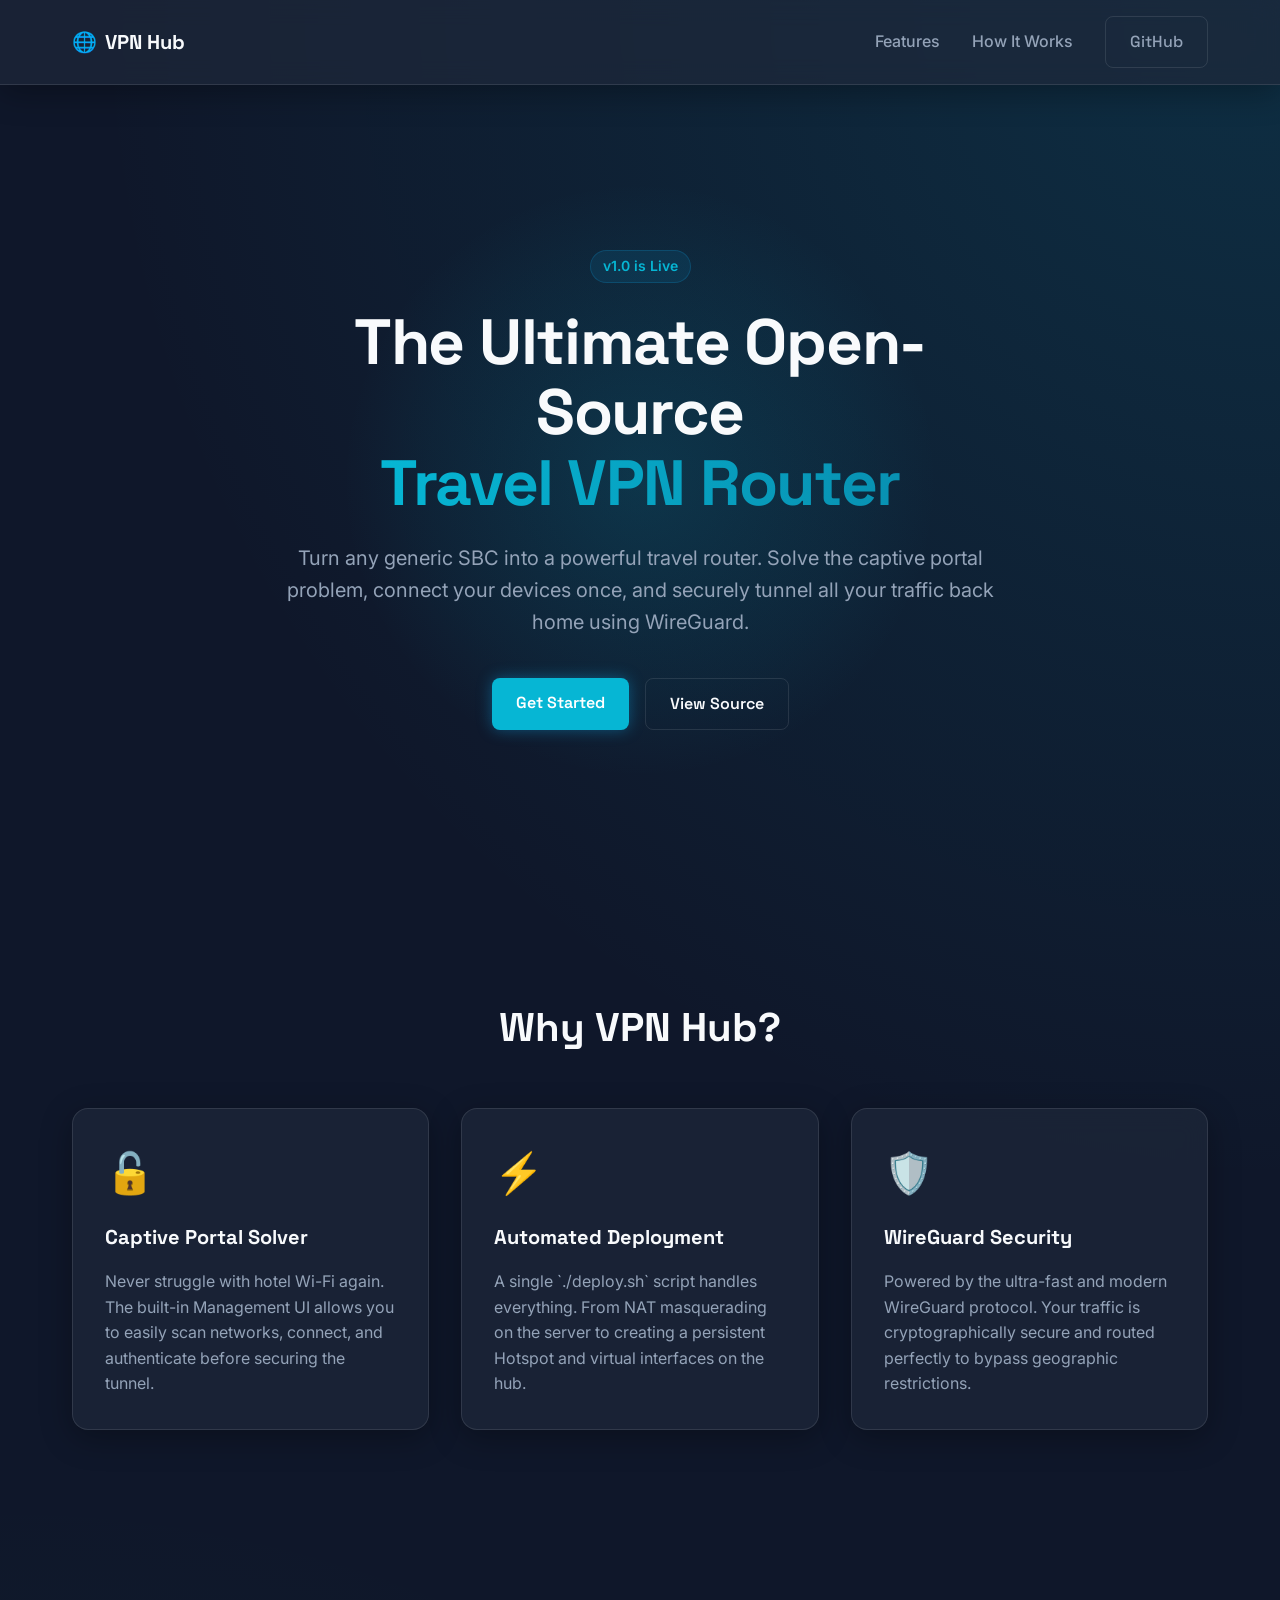
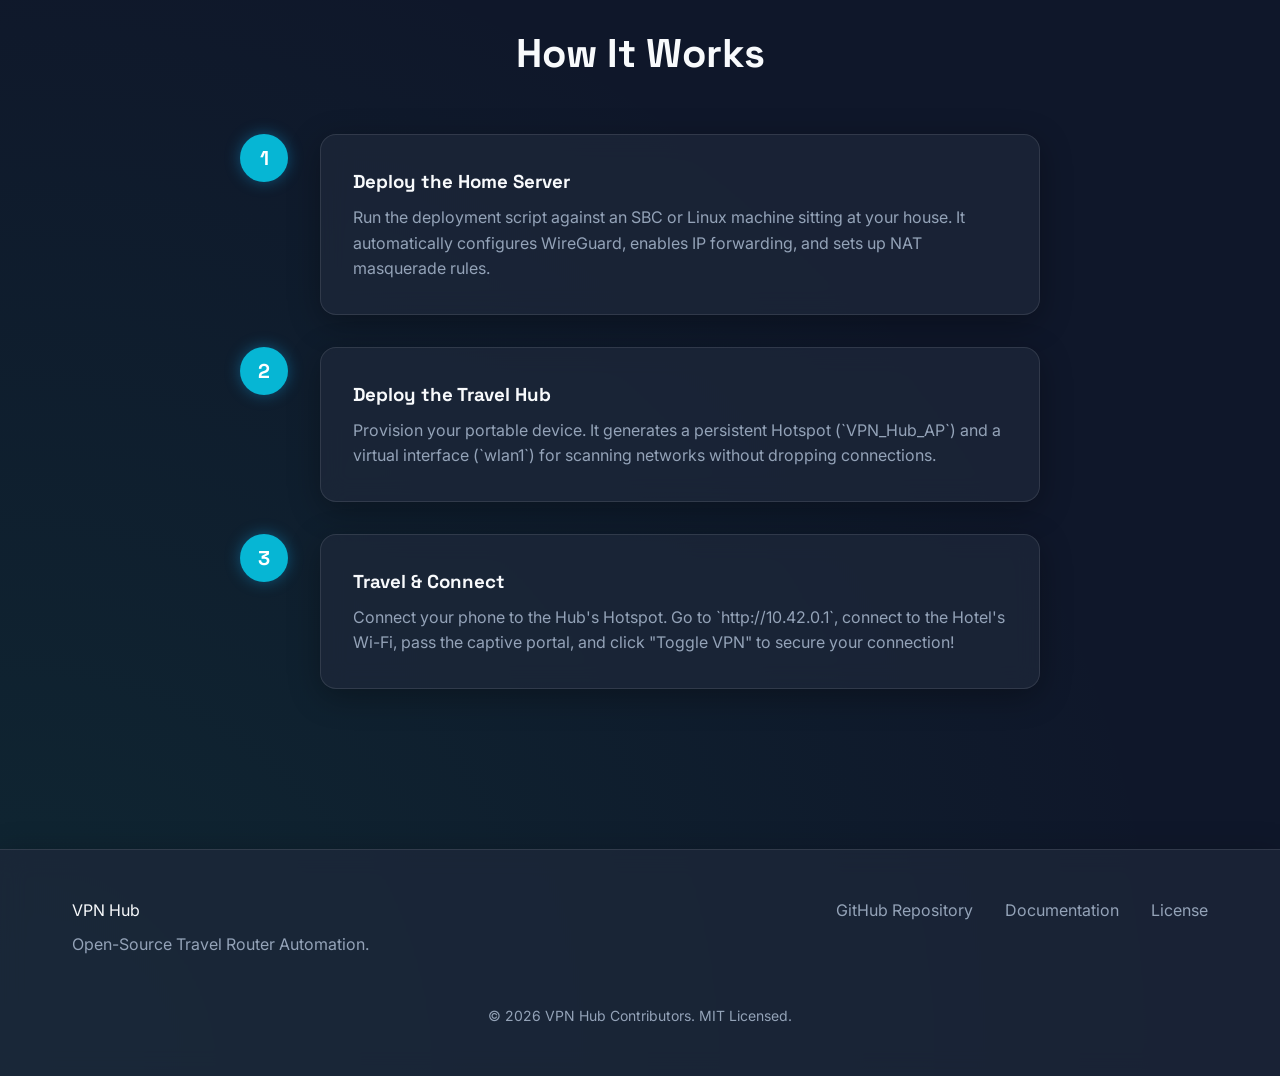
<file: website/index.html>
<!DOCTYPE html>
<html lang="en">
<head>
    <meta charset="UTF-8">
    <meta name="viewport" content="width=device-width, initial-scale=1.0">
    <meta http-equiv="X-UA-Compatible" content="ie=edge">
    
    <!-- SEO Meta Tags -->
    <title>VPN Hub - The Ultimate Open-Source Travel Router</title>
    <meta name="description" content="Automate your travel VPN setup. VPN Hub solves the captive portal problem, tunneling all your devices securely to your home network via WireGuard.">
    <meta name="keywords" content="VPN, Travel Router, WireGuard, Open Source, SBC, Raspberry Pi, Orange Pi, Captive Portal, Network Security">
    <meta name="author" content="Alex Vasilyev">
    
    <!-- Open Graph Tags for Social Sharing -->
    <meta property="og:title" content="VPN Hub - Secure Travel VPN">
    <meta property="og:description" content="Deploy a fully automated, open-source travel router that bypasses captive portals and secures your devices via WireGuard.">
    <meta property="og:type" content="website">
    <meta property="og:url" content="https://github.com/extremealexv/vpn_hub">
    <!-- Twitter Card -->
    <meta name="twitter:card" content="summary_large_image">
    <meta name="twitter:title" content="VPN Hub - Secure Travel VPN">
    <meta name="twitter:description" content="Deploy a fully automated, open-source travel router that bypasses captive portals and secures your devices.">
    
    <!-- Fonts -->
    <link rel="preconnect" href="https://fonts.googleapis.com">
    <link rel="preconnect" href="https://fonts.gstatic.com" crossorigin>
    <link href="https://fonts.googleapis.com/css2?family=Inter:wght@300;400;600&family=Space+Grotesk:wght@500;700&display=swap" rel="stylesheet">
    
    <!-- CSS -->
    <link rel="stylesheet" href="css/style.css">
</head>
<body>

    <!-- Navigation -->
    <nav class="navbar glass">
        <div class="container nav-container">
            <div class="logo">
                <span class="logo-icon">🌐</span>
                <span class="logo-text">VPN Hub</span>
            </div>
            <ul class="nav-links">
                <li><a href="#features">Features</a></li>
                <li><a href="#how-it-works">How It Works</a></li>
                <li><a href="https://github.com/extremealexv/vpn_hub" class="btn btn-outline" target="_blank" rel="noopener">GitHub</a></li>
            </ul>
        </div>
    </nav>

    <!-- Hero Section -->
    <header class="hero">
        <div class="hero-bg-glow"></div>
        <div class="container hero-content reveal">
            <div class="badge">v1.0 is Live</div>
            <h1>The Ultimate Open-Source<br><span class="text-gradient">Travel VPN Router</span></h1>
            <p class="subtitle">
                Turn any generic SBC into a powerful travel router. Solve the captive portal problem, connect your devices once, and securely tunnel all your traffic back home using WireGuard.
            </p>
            <div class="hero-actions">
                <a href="#how-it-works" class="btn btn-primary">Get Started</a>
                <a href="https://github.com/extremealexv/vpn_hub" class="btn btn-secondary" target="_blank" rel="noopener">View Source</a>
            </div>
        </div>
    </header>

    <!-- Features Section -->
    <section id="features" class="features container">
        <h2 class="section-title reveal">Why VPN Hub?</h2>
        <div class="feature-grid">
            <article class="feature-card glass reveal delay-1">
                <div class="feature-icon">🔓</div>
                <h3>Captive Portal Solver</h3>
                <p>Never struggle with hotel Wi-Fi again. The built-in Management UI allows you to easily scan networks, connect, and authenticate before securing the tunnel.</p>
            </article>
            <article class="feature-card glass reveal delay-2">
                <div class="feature-icon">⚡</div>
                <h3>Automated Deployment</h3>
                <p>A single `./deploy.sh` script handles everything. From NAT masquerading on the server to creating a persistent Hotspot and virtual interfaces on the hub.</p>
            </article>
            <article class="feature-card glass reveal delay-3">
                <div class="feature-icon">🛡️</div>
                <h3>WireGuard Security</h3>
                <p>Powered by the ultra-fast and modern WireGuard protocol. Your traffic is cryptographically secure and routed perfectly to bypass geographic restrictions.</p>
            </article>
        </div>
    </section>

    <!-- How It Works Section -->
    <section id="how-it-works" class="how-it-works container">
        <h2 class="section-title reveal">How It Works</h2>
        <div class="steps-container">
            <div class="step reveal">
                <div class="step-number">1</div>
                <div class="step-content glass">
                    <h3>Deploy the Home Server</h3>
                    <p>Run the deployment script against an SBC or Linux machine sitting at your house. It automatically configures WireGuard, enables IP forwarding, and sets up NAT masquerade rules.</p>
                </div>
            </div>
            <div class="step reveal delay-1">
                <div class="step-number">2</div>
                <div class="step-content glass">
                    <h3>Deploy the Travel Hub</h3>
                    <p>Provision your portable device. It generates a persistent Hotspot (`VPN_Hub_AP`) and a virtual interface (`wlan1`) for scanning networks without dropping connections.</p>
                </div>
            </div>
            <div class="step reveal delay-2">
                <div class="step-number">3</div>
                <div class="step-content glass">
                    <h3>Travel & Connect</h3>
                    <p>Connect your phone to the Hub's Hotspot. Go to `http://10.42.0.1`, connect to the Hotel's Wi-Fi, pass the captive portal, and click "Toggle VPN" to secure your connection!</p>
                </div>
            </div>
        </div>
    </section>

    <!-- Footer -->
    <footer class="footer glass">
        <div class="container footer-content">
            <div class="footer-left">
                <span class="logo-text">VPN Hub</span>
                <p class="footer-desc">Open-Source Travel Router Automation.</p>
            </div>
            <div class="footer-right">
                <a href="https://github.com/extremealexv/vpn_hub" target="_blank" rel="noopener">GitHub Repository</a>
                <a href="https://github.com/extremealexv/vpn_hub/blob/main/docs/installation.md" target="_blank" rel="noopener">Documentation</a>
                <a href="https://github.com/extremealexv/vpn_hub/blob/main/LICENSE" target="_blank" rel="noopener">License</a>
            </div>
        </div>
        <div class="footer-bottom">
            <p>&copy; 2026 VPN Hub Contributors. MIT Licensed.</p>
        </div>
    </footer>

    <script src="js/main.js"></script>
</body>
</html>
</file>
<file: website/css/style.css>
/* CSS Variables */
:root {
    --bg-color: #0f172a;
    --card-bg: rgba(30, 41, 59, 0.7);
    --glass-border: rgba(255, 255, 255, 0.1);
    --glass-shadow: 0 8px 32px 0 rgba(0, 0, 0, 0.3);
    --text-primary: #f8fafc;
    --text-secondary: #94a3b8;
    --accent-glow: #06b6d4;
    --accent-glow-secondary: #0891b2;
    
    --font-sans: 'Inter', sans-serif;
    --font-heading: 'Space Grotesk', sans-serif;
}

/* Reset */
* {
    margin: 0;
    padding: 0;
    box-sizing: border-box;
}

html {
    scroll-behavior: smooth;
}

body {
    background-color: var(--bg-color);
    color: var(--text-primary);
    font-family: var(--font-sans);
    line-height: 1.6;
    overflow-x: hidden;
    background-image: radial-gradient(circle at top right, rgba(6, 182, 212, 0.15) 0%, transparent 40%),
                      radial-gradient(circle at bottom left, rgba(16, 185, 129, 0.1) 0%, transparent 40%);
}

/* Utilities */
.container {
    max-width: 1200px;
    margin: 0 auto;
    padding: 0 2rem;
}

.glass {
    background: var(--card-bg);
    backdrop-filter: blur(12px);
    -webkit-backdrop-filter: blur(12px);
    border: 1px solid var(--glass-border);
    border-radius: 16px;
    box-shadow: var(--glass-shadow);
}

.text-gradient {
    background: linear-gradient(to right, var(--accent-glow), var(--accent-glow-secondary));
    -webkit-background-clip: text;
    -webkit-text-fill-color: transparent;
    background-clip: text;
}

/* Buttons */
.btn {
    display: inline-block;
    padding: 0.75rem 1.5rem;
    border-radius: 8px;
    font-weight: 600;
    text-decoration: none;
    transition: all 0.3s ease;
    cursor: pointer;
    font-family: var(--font-heading);
}

.btn-primary {
    background: var(--accent-glow);
    color: #fff;
    box-shadow: 0 0 15px rgba(14, 165, 233, 0.4);
}

.btn-primary:hover {
    background: #0284c7;
    box-shadow: 0 0 25px rgba(14, 165, 233, 0.6);
    transform: translateY(-2px);
}

.btn-secondary, .btn-outline {
    background: transparent;
    color: var(--text-primary);
    border: 1px solid var(--glass-border);
}

.btn-secondary:hover, .btn-outline:hover {
    background: rgba(255, 255, 255, 0.05);
    border-color: rgba(255, 255, 255, 0.2);
}

/* Navigation */
.navbar {
    position: fixed;
    top: 0;
    width: 100%;
    z-index: 1000;
    padding: 1rem 0;
    border-radius: 0;
    border-left: none;
    border-right: none;
    border-top: none;
    border-bottom: 1px solid var(--glass-border);
}

.nav-container {
    display: flex;
    justify-content: space-between;
    align-items: center;
}

.logo {
    display: flex;
    align-items: center;
    gap: 0.5rem;
    font-family: var(--font-heading);
    font-weight: 700;
    font-size: 1.25rem;
}

.nav-links {
    display: flex;
    list-style: none;
    gap: 2rem;
    align-items: center;
}

.nav-links a {
    color: var(--text-secondary);
    text-decoration: none;
    font-weight: 500;
    transition: color 0.3s ease;
}

.nav-links a:hover {
    color: var(--text-primary);
}

/* Hero Section */
.hero {
    min-height: 100vh;
    display: flex;
    align-items: center;
    position: relative;
    padding-top: 5rem;
}

.hero-bg-glow {
    position: absolute;
    top: 20%;
    left: 50%;
    transform: translateX(-50%);
    width: 600px;
    height: 600px;
    background: radial-gradient(circle, rgba(6, 182, 212, 0.15) 0%, rgba(6, 182, 212, 0.05) 50%, rgba(0,0,0,0) 70%);
    z-index: -1;
    pointer-events: none;
}

.hero-content {
    text-align: center;
    max-width: 800px;
}

.badge {
    display: inline-block;
    padding: 0.25rem 0.75rem;
    background: rgba(14, 165, 233, 0.1);
    color: var(--accent-glow);
    border: 1px solid rgba(14, 165, 233, 0.2);
    border-radius: 20px;
    font-size: 0.875rem;
    font-weight: 600;
    margin-bottom: 1.5rem;
}

.hero h1 {
    font-family: var(--font-heading);
    font-size: 4rem;
    line-height: 1.1;
    margin-bottom: 1.5rem;
    letter-spacing: -0.02em;
}

.hero .subtitle {
    font-size: 1.25rem;
    color: var(--text-secondary);
    margin-bottom: 2.5rem;
}

.hero-actions {
    display: flex;
    gap: 1rem;
    justify-content: center;
}

/* Features */
.features {
    padding: 6rem 2rem;
}

.section-title {
    font-family: var(--font-heading);
    font-size: 2.5rem;
    text-align: center;
    margin-bottom: 3rem;
}

.feature-grid {
    display: grid;
    grid-template-columns: repeat(auto-fit, minmax(300px, 1fr));
    gap: 2rem;
}

.feature-card {
    padding: 2rem;
    transition: transform 0.3s ease, border-color 0.3s ease;
}

.feature-card:hover {
    transform: translateY(-5px);
    border-color: rgba(255, 255, 255, 0.2);
}

.feature-icon {
    font-size: 2.5rem;
    margin-bottom: 1rem;
}

.feature-card h3 {
    font-family: var(--font-heading);
    margin-bottom: 1rem;
    font-size: 1.25rem;
}

.feature-card p {
    color: var(--text-secondary);
}

/* How It Works */
.how-it-works {
    padding: 6rem 2rem;
}

.steps-container {
    display: flex;
    flex-direction: column;
    gap: 2rem;
    max-width: 800px;
    margin: 0 auto;
}

.step {
    display: flex;
    gap: 2rem;
    align-items: flex-start;
}

.step-number {
    background: var(--accent-glow);
    color: white;
    width: 48px;
    height: 48px;
    border-radius: 50%;
    display: flex;
    align-items: center;
    justify-content: center;
    font-family: var(--font-heading);
    font-weight: bold;
    font-size: 1.25rem;
    flex-shrink: 0;
    box-shadow: 0 0 15px rgba(14, 165, 233, 0.4);
}

.step-content {
    flex: 1;
    padding: 2rem;
}

.step-content h3 {
    font-family: var(--font-heading);
    margin-bottom: 0.5rem;
}

.step-content p {
    color: var(--text-secondary);
}

/* Footer */
.footer {
    padding: 3rem 2rem;
    border-radius: 0;
    border-left: none;
    border-right: none;
    border-bottom: none;
    margin-top: 4rem;
}

.footer-content {
    display: flex;
    justify-content: space-between;
    align-items: flex-start;
    flex-wrap: wrap;
    gap: 2rem;
}

.footer-desc {
    color: var(--text-secondary);
    margin-top: 0.5rem;
}

.footer-right {
    display: flex;
    gap: 2rem;
}

.footer-right a {
    color: var(--text-secondary);
    text-decoration: none;
    transition: color 0.3s ease;
}

.footer-right a:hover {
    color: var(--text-primary);
}

.footer-bottom {
    text-align: center;
    margin-top: 3rem;
    color: var(--text-secondary);
    font-size: 0.875rem;
}

/* Animations */
.reveal {
    opacity: 0;
    transform: translateY(30px);
    transition: all 0.8s cubic-bezier(0.5, 0, 0, 1);
}

.reveal.active {
    opacity: 1;
    transform: translateY(0);
}

.delay-1 { transition-delay: 0.1s; }
.delay-2 { transition-delay: 0.2s; }
.delay-3 { transition-delay: 0.3s; }

/* Responsive */
@media (max-width: 768px) {
    .hero h1 { font-size: 2.5rem; }
    .nav-links { display: none; }
    .step { flex-direction: column; gap: 1rem; }
}
</file>
